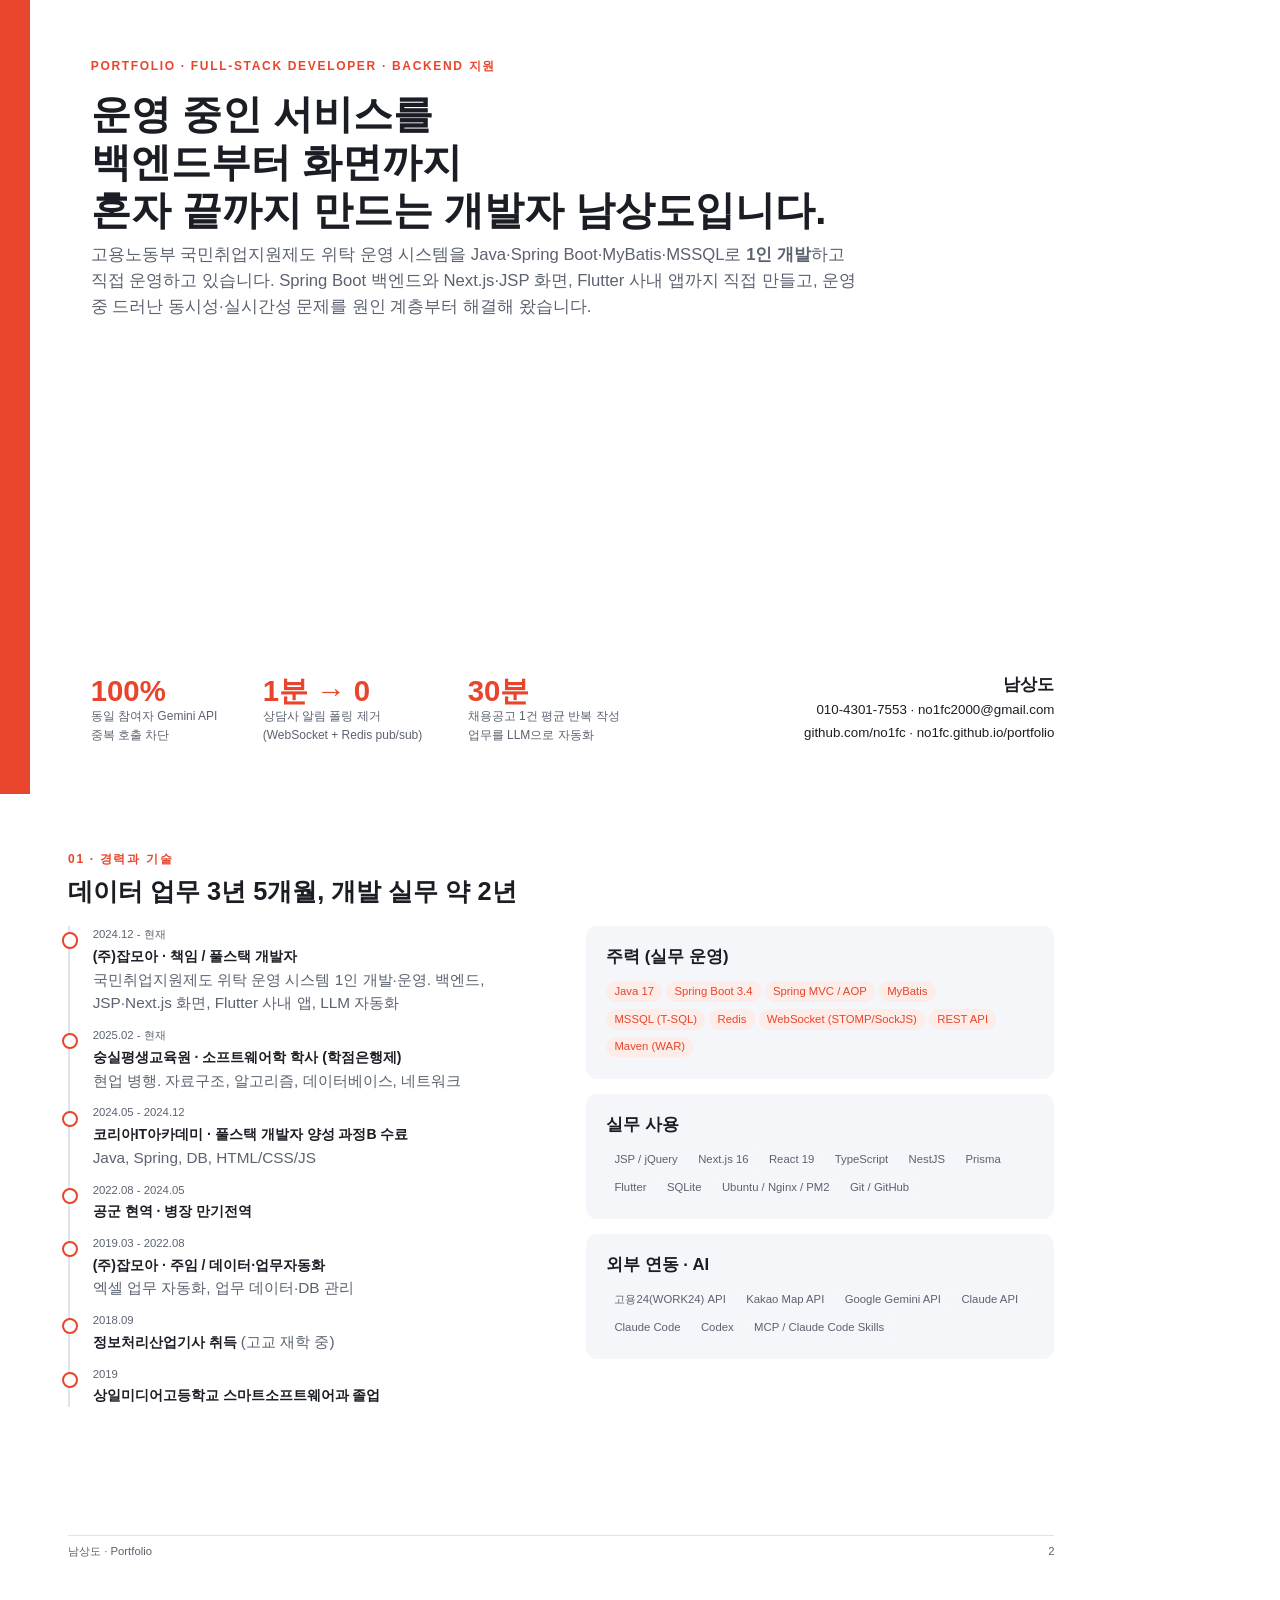
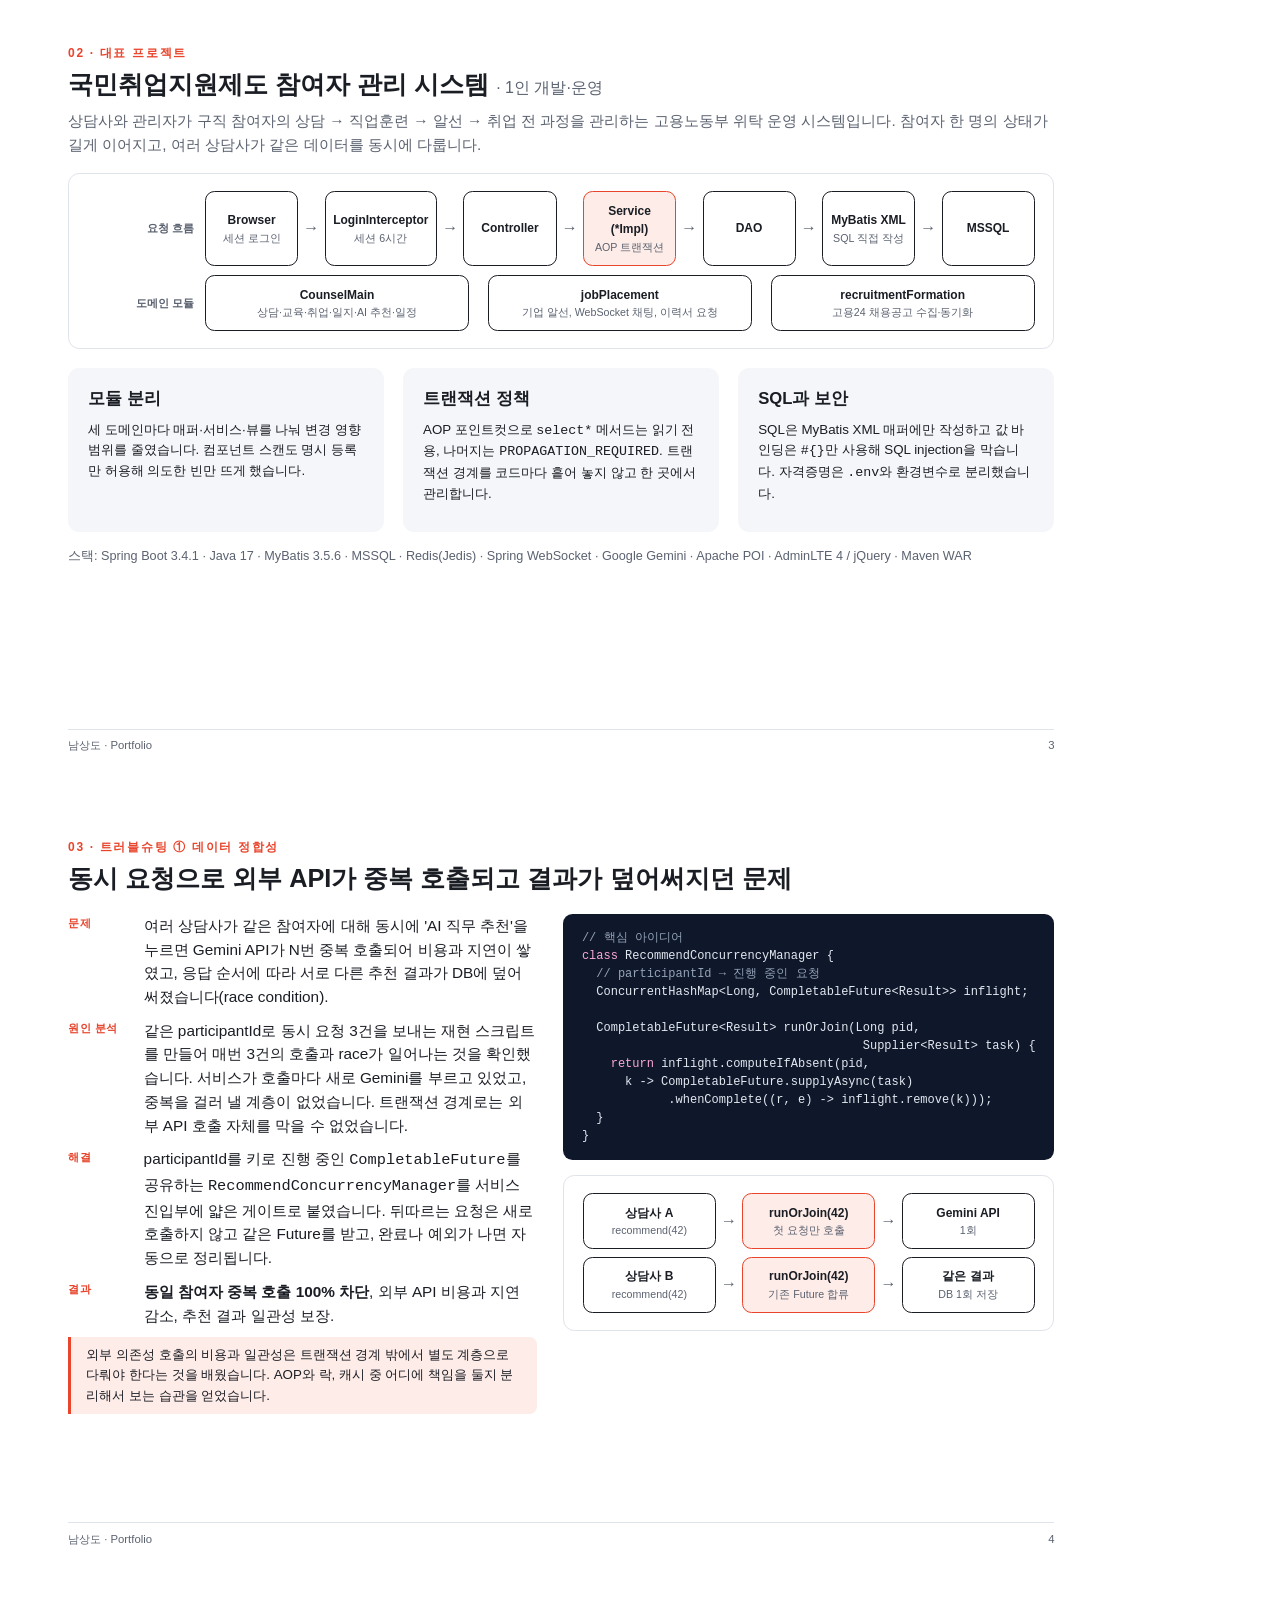
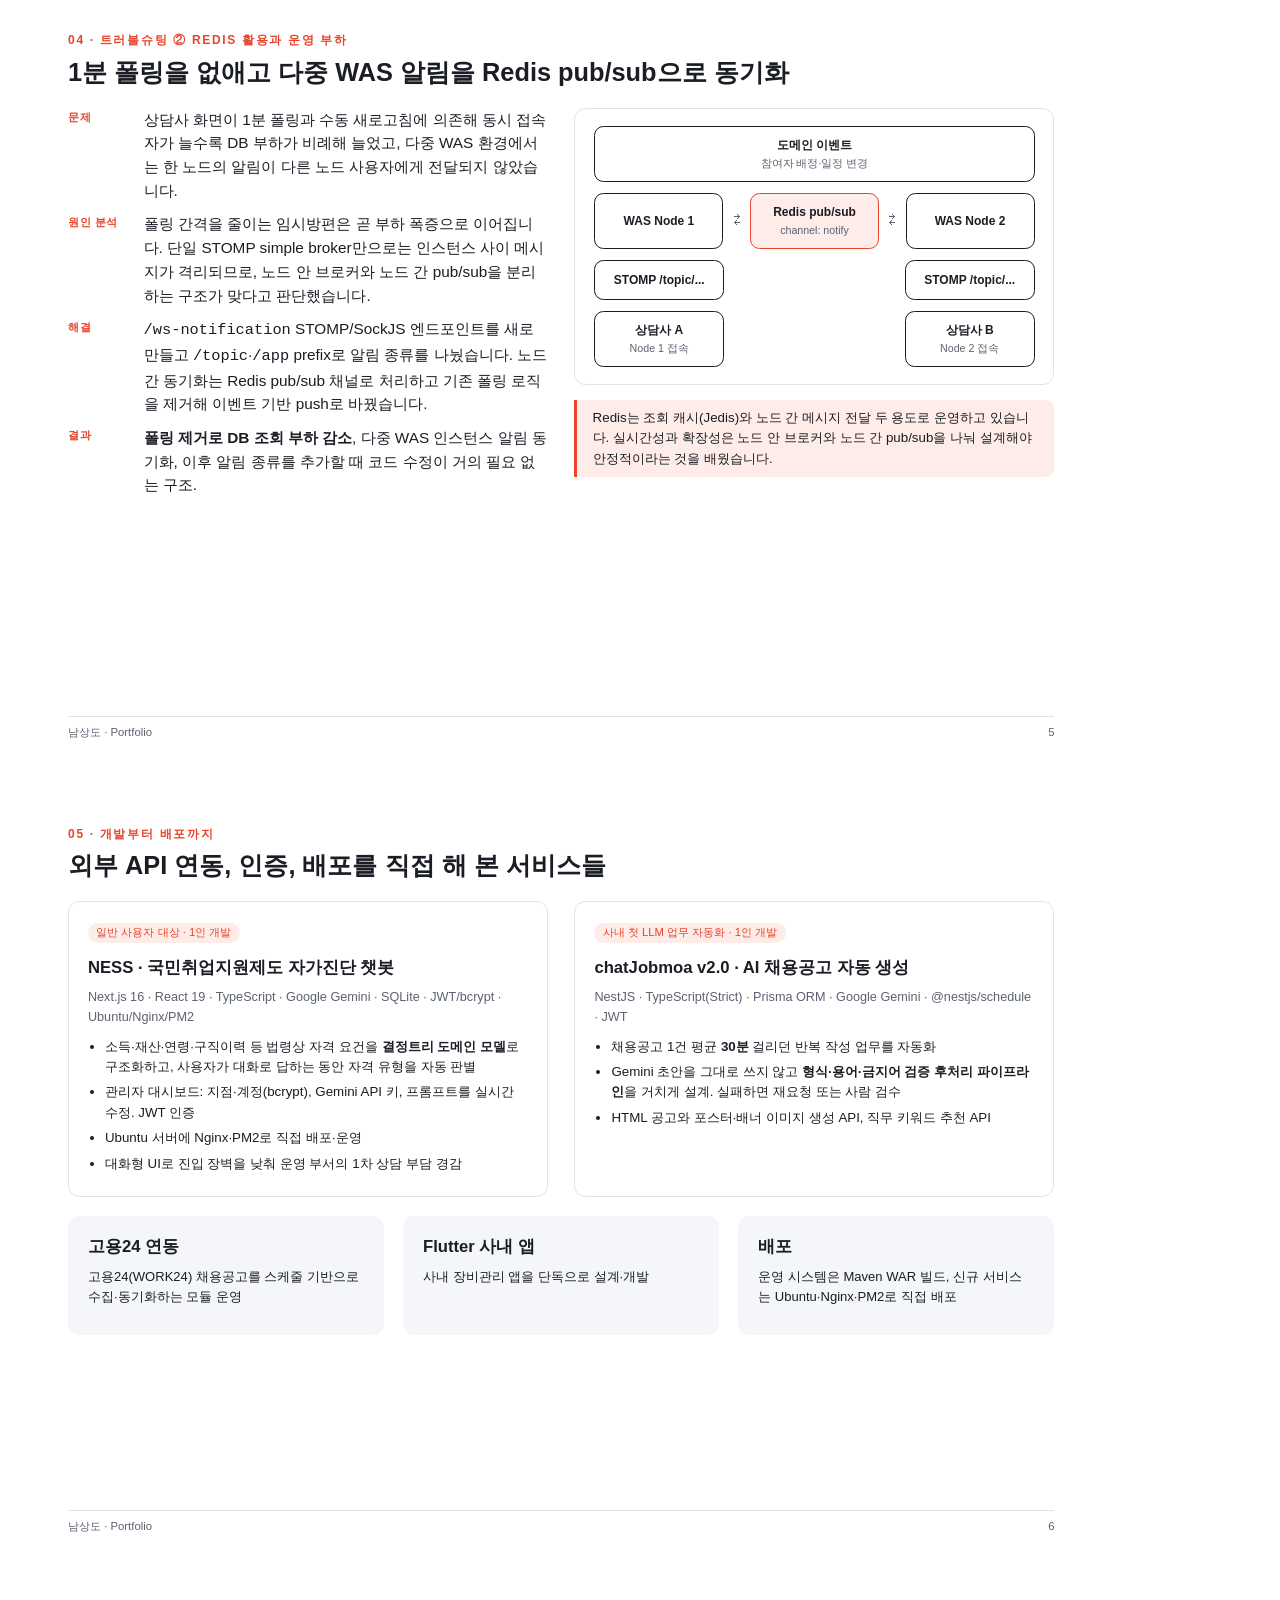
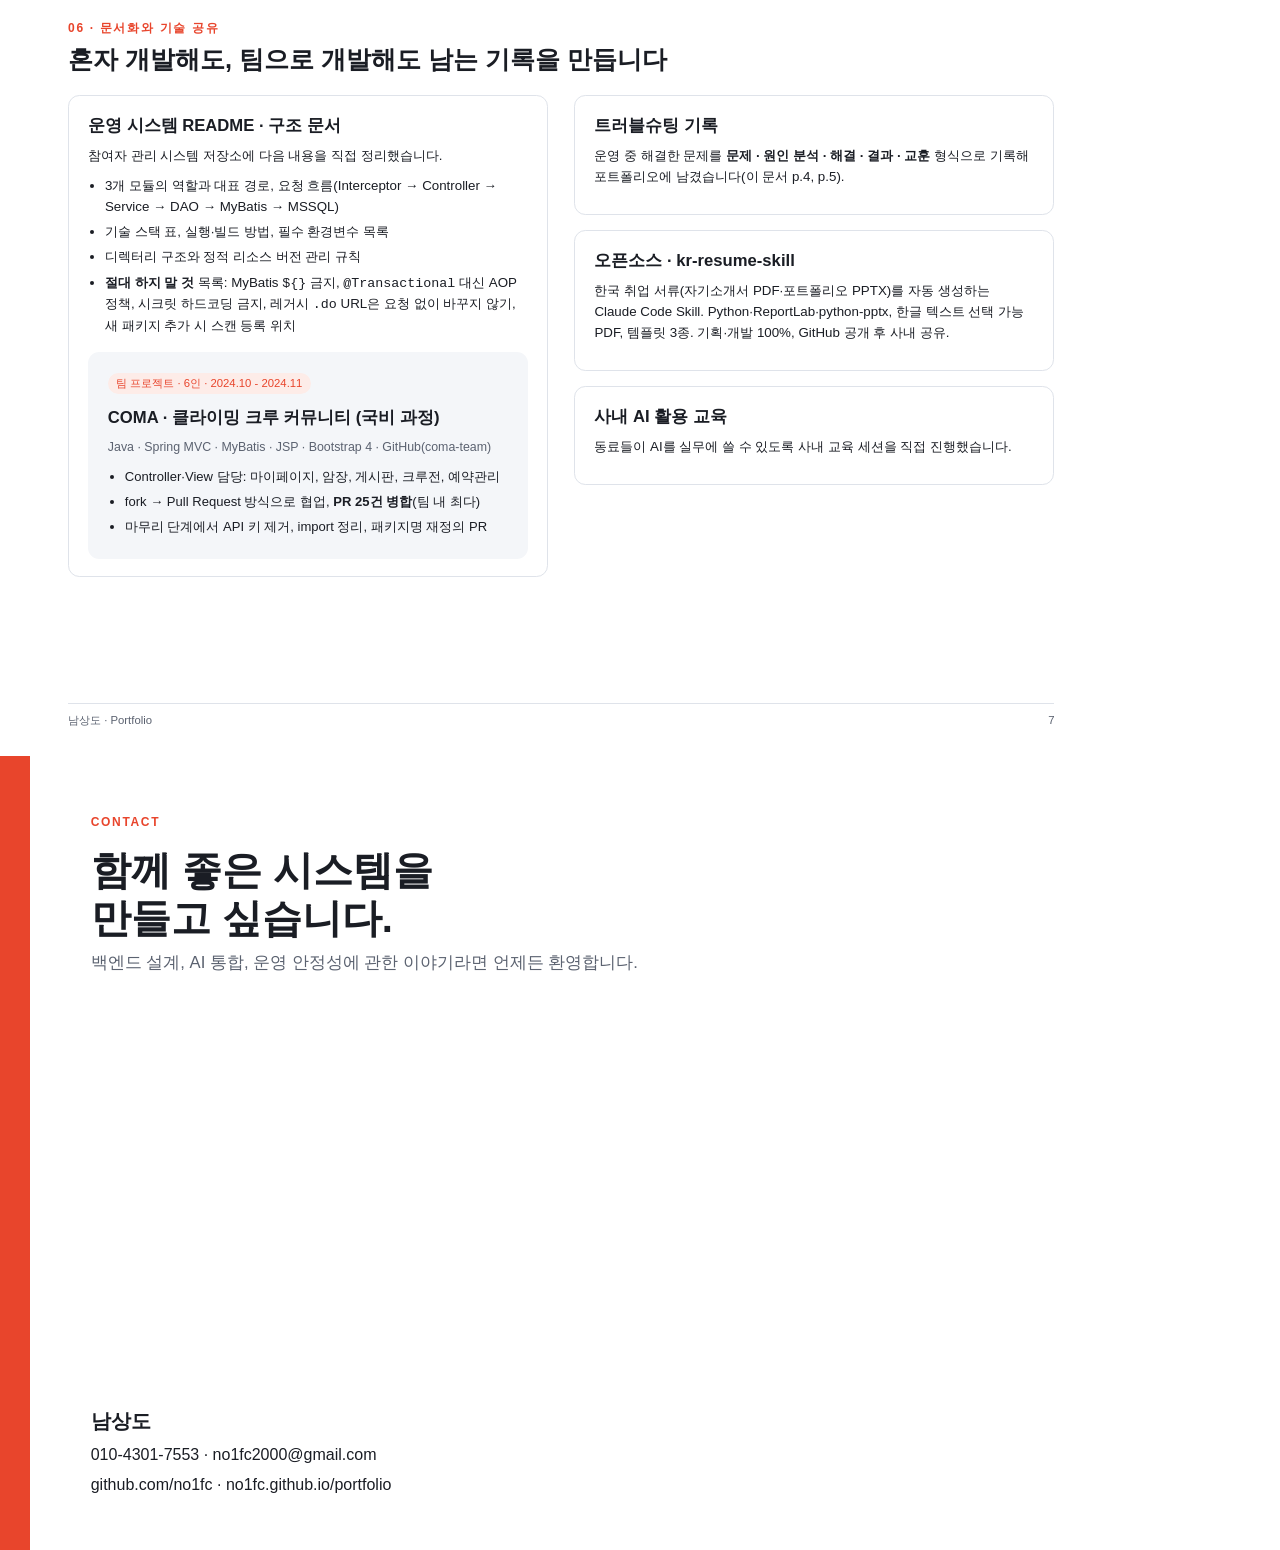
<file: pdf/portfolio_deck.html>
<!DOCTYPE html>
<html lang="ko">
<head>
<meta charset="utf-8">
<title>남상도 포트폴리오</title>
<style>
  :root {
    --ink: #1a1d24;
    --sub: #5b6270;
    --line: #dfe3ea;
    --bg: #ffffff;
    --soft: #f4f6f9;
    --accent: #e8452c;
    --accent-soft: #fdece8;
    --ok: #1f8a5b;
    --ok-soft: #e5f4ec;
    --gap: #b26a00;
    --gap-soft: #fff3df;
    --code: #0f172a;
  }
  @page { size: A4 landscape; margin: 0; }
  * { box-sizing: border-box; }
  html, body { margin: 0; padding: 0; background: var(--bg); color: var(--ink); }
  body { font-family: 'Noto Sans KR', 'Malgun Gothic', sans-serif; font-size: 11.5pt; line-height: 1.55; -webkit-print-color-adjust: exact; print-color-adjust: exact; }
  .page { width: 297mm; height: 210mm; padding: 15mm 18mm 13mm; position: relative; page-break-after: always; overflow: hidden; display: flex; flex-direction: column; }
  .page:last-child { page-break-after: auto; }
  .eyebrow { font-size: 9pt; letter-spacing: .14em; text-transform: uppercase; color: var(--accent); font-weight: 700; }
  h1 { font-size: 30pt; margin: 4mm 0 2mm; line-height: 1.2; }
  h2 { font-size: 19pt; margin: 1.5mm 0 5mm; line-height: 1.3; }
  h3 { font-size: 12.5pt; margin: 0 0 2mm; }
  p { margin: 0 0 2.5mm; }
  .sub { color: var(--sub); }
  .foot { position: absolute; left: 18mm; right: 18mm; bottom: 7mm; display: flex; justify-content: space-between; font-size: 8.5pt; color: var(--sub); border-top: 1px solid var(--line); padding-top: 2mm; }
  .grid2 { display: grid; grid-template-columns: 1fr 1fr; gap: 7mm; }
  .grid3 { display: grid; grid-template-columns: 1fr 1fr 1fr; gap: 5mm; }
  .card { border: 1px solid var(--line); border-radius: 3mm; padding: 4.5mm 5mm; background: var(--bg); }
  .card.soft { background: var(--soft); border-color: transparent; }
  .tag { display: inline-block; font-size: 8.5pt; padding: .4mm 2.2mm; border-radius: 10mm; background: var(--soft); color: var(--sub); margin: 0 1mm 1mm 0; font-weight: 500; }
  .tag.a { background: var(--accent-soft); color: var(--accent); }
  ul { margin: 0; padding-left: 4.5mm; }
  li { margin-bottom: 1.2mm; }
  .kpi { font-size: 22pt; font-weight: 800; color: var(--accent); line-height: 1.1; }
  .kpi-l { font-size: 9pt; color: var(--sub); }
  table { width: 100%; border-collapse: collapse; font-size: 9.6pt; }
  th, td { text-align: left; vertical-align: top; padding: 2mm 2.5mm; border-bottom: 1px solid var(--line); }
  th { font-size: 8.8pt; color: var(--sub); font-weight: 700; background: var(--soft); }
  .st { display: inline-block; font-size: 8.3pt; font-weight: 700; padding: .3mm 2mm; border-radius: 1.5mm; white-space: nowrap; }
  .st.ok { background: var(--ok-soft); color: var(--ok); }
  .st.part { background: var(--accent-soft); color: var(--accent); }
  .st.gap { background: var(--gap-soft); color: var(--gap); }
  pre { background: var(--code); color: #e2e8f0; border-radius: 2.5mm; padding: 4mm 5mm; font-family: 'Consolas', 'D2Coding', monospace; font-size: 9pt; line-height: 1.5; margin: 0; white-space: pre; }
  pre .c { color: #94a3b8; }
  pre .k { color: #f9a8d4; }
  /* flow diagrams */
  .flow { display: flex; align-items: stretch; gap: 0; }
  .node { flex: 1; border: 1.5px solid var(--ink); border-radius: 2.5mm; padding: 2.5mm 2mm; text-align: center; font-size: 9pt; font-weight: 600; background: var(--bg); display: flex; flex-direction: column; justify-content: center; }
  .node small { display: block; font-weight: 400; color: var(--sub); font-size: 8pt; }
  .node.hl { border-color: var(--accent); background: var(--accent-soft); }
  .arrow { width: 7mm; display: flex; align-items: center; justify-content: center; color: var(--sub); font-size: 12pt; }
  .lane { display: grid; grid-template-columns: 28mm 1fr; gap: 3mm; align-items: center; margin-bottom: 2.5mm; }
  .lane .lbl { font-size: 8.5pt; color: var(--sub); font-weight: 700; text-align: right; }
  .timeline { position: relative; padding-left: 6mm; border-left: 2px solid var(--line); }
  .tl { position: relative; margin-bottom: 3.2mm; }
  .tl::before { content: ''; position: absolute; left: -8.2mm; top: 1.6mm; width: 3.2mm; height: 3.2mm; border-radius: 50%; background: var(--bg); border: 2px solid var(--accent); }
  .tl .when { font-size: 8.5pt; color: var(--sub); }
  .tl b { font-size: 10.5pt; }
  .step { display: grid; grid-template-columns: 17mm 1fr; gap: 3mm; margin-bottom: 2.6mm; }
  .step .s { font-size: 8.5pt; font-weight: 800; color: var(--accent); letter-spacing: .05em; padding-top: .4mm; }
  .lesson { border-left: 3px solid var(--accent); padding: 2mm 4mm; background: var(--accent-soft); border-radius: 0 2mm 2mm 0; font-size: 10pt; }
  .cover { justify-content: space-between; }
  .cover .band { position: absolute; left: 0; top: 0; bottom: 0; width: 8mm; background: var(--accent); }
</style>
</head>
<body>

<!-- 1. COVER -->
<section class="page cover">
  <div class="band"></div>
  <div style="padding-left:6mm">
    <div class="eyebrow">Portfolio · Full-stack Developer · Backend 지원</div>
    <h1>운영 중인 서비스를<br>백엔드부터 화면까지<br>혼자 끝까지 만드는 개발자 남상도입니다.</h1>
    <p class="sub" style="font-size:12.5pt; max-width:205mm">고용노동부 국민취업지원제도 위탁 운영 시스템을 Java·Spring Boot·MyBatis·MSSQL로 <b>1인 개발</b>하고 직접 운영하고 있습니다. Spring Boot 백엔드와 Next.js·JSP 화면, Flutter 사내 앱까지 직접 만들고, 운영 중 드러난 동시성·실시간성 문제를 원인 계층부터 해결해 왔습니다.</p>
  </div>
  <div style="padding-left:6mm; display:flex; gap:12mm; align-items:flex-end">
    <div>
      <div class="kpi">100%</div><div class="kpi-l">동일 참여자 Gemini API<br>중복 호출 차단</div>
    </div>
    <div>
      <div class="kpi">1분 → 0</div><div class="kpi-l">상담사 알림 폴링 제거<br>(WebSocket + Redis pub/sub)</div>
    </div>
    <div>
      <div class="kpi">30분</div><div class="kpi-l">채용공고 1건 평균 반복 작성<br>업무를 LLM으로 자동화</div>
    </div>
    <div style="margin-left:auto; text-align:right; font-size:10pt; line-height:1.7">
      <b style="font-size:13pt">남상도</b><br>
      010-4301-7553 · no1fc2000@gmail.com<br>
      github.com/no1fc · no1fc.github.io/portfolio
    </div>
  </div>
</section>

<!-- 3. PROFILE -->
<section class="page">
  <div class="eyebrow">01 · 경력과 기술</div>
  <h2>데이터 업무 3년 5개월, 개발 실무 약 2년</h2>
  <div class="grid2" style="grid-template-columns: 1.05fr 1fr">
    <div>
      <div class="timeline">
        <div class="tl"><div class="when">2024.12 - 현재</div><b>(주)잡모아 · 책임 / 풀스택 개발자</b><br><span class="sub">국민취업지원제도 위탁 운영 시스템 1인 개발·운영. 백엔드, JSP·Next.js 화면, Flutter 사내 앱, LLM 자동화</span></div>
        <div class="tl"><div class="when">2025.02 - 현재</div><b>숭실평생교육원 · 소프트웨어학 학사 (학점은행제)</b><br><span class="sub">현업 병행. 자료구조, 알고리즘, 데이터베이스, 네트워크</span></div>
        <div class="tl"><div class="when">2024.05 - 2024.12</div><b>코리아IT아카데미 · 풀스택 개발자 양성 과정B 수료</b><br><span class="sub">Java, Spring, DB, HTML/CSS/JS</span></div>
        <div class="tl"><div class="when">2022.08 - 2024.05</div><b>공군 현역 · 병장 만기전역</b></div>
        <div class="tl"><div class="when">2019.03 - 2022.08</div><b>(주)잡모아 · 주임 / 데이터·업무자동화</b><br><span class="sub">엑셀 업무 자동화, 업무 데이터·DB 관리</span></div>
        <div class="tl"><div class="when">2018.09</div><b>정보처리산업기사 취득</b> <span class="sub">(고교 재학 중)</span></div>
        <div class="tl" style="margin-bottom:0"><div class="when">2019</div><b>상일미디어고등학교 스마트소프트웨어과 졸업</b></div>
      </div>
    </div>
    <div>
      <div class="card soft" style="margin-bottom:4mm">
        <h3>주력 (실무 운영)</h3>
        <span class="tag a">Java 17</span><span class="tag a">Spring Boot 3.4</span><span class="tag a">Spring MVC / AOP</span><span class="tag a">MyBatis</span><span class="tag a">MSSQL (T-SQL)</span><span class="tag a">Redis</span><span class="tag a">WebSocket (STOMP/SockJS)</span><span class="tag a">REST API</span><span class="tag a">Maven (WAR)</span>
      </div>
      <div class="card soft" style="margin-bottom:4mm">
        <h3>실무 사용</h3>
        <span class="tag">JSP / jQuery</span><span class="tag">Next.js 16</span><span class="tag">React 19</span><span class="tag">TypeScript</span><span class="tag">NestJS</span><span class="tag">Prisma</span><span class="tag">Flutter</span><span class="tag">SQLite</span><span class="tag">Ubuntu / Nginx / PM2</span><span class="tag">Git / GitHub</span>
      </div>
      <div class="card soft">
        <h3>외부 연동 · AI</h3>
        <span class="tag">고용24(WORK24) API</span><span class="tag">Kakao Map API</span><span class="tag">Google Gemini API</span><span class="tag">Claude API</span><span class="tag">Claude Code</span><span class="tag">Codex</span><span class="tag">MCP / Claude Code Skills</span>
      </div>
    </div>
  </div>
  <div class="foot"><span>남상도 · Portfolio</span><span>2</span></div>
</section>

<!-- 4. PROJECT 1 ARCHITECTURE -->
<section class="page">
  <div class="eyebrow">02 · 대표 프로젝트</div>
  <h2>국민취업지원제도 참여자 관리 시스템 <span class="sub" style="font-size:12pt; font-weight:500">· 1인 개발·운영</span></h2>
  <p class="sub" style="margin-top:-3mm">상담사와 관리자가 구직 참여자의 상담 → 직업훈련 → 알선 → 취업 전 과정을 관리하는 고용노동부 위탁 운영 시스템입니다. 참여자 한 명의 상태가 길게 이어지고, 여러 상담사가 같은 데이터를 동시에 다룹니다.</p>
  <div class="card" style="margin:2mm 0 5mm">
    <div class="lane"><div class="lbl">요청 흐름</div>
      <div class="flow">
        <div class="node">Browser<small>세션 로그인</small></div><div class="arrow">→</div>
        <div class="node">LoginInterceptor<small>세션 6시간</small></div><div class="arrow">→</div>
        <div class="node">Controller</div><div class="arrow">→</div>
        <div class="node hl">Service (*Impl)<small>AOP 트랜잭션</small></div><div class="arrow">→</div>
        <div class="node">DAO</div><div class="arrow">→</div>
        <div class="node">MyBatis XML<small>SQL 직접 작성</small></div><div class="arrow">→</div>
        <div class="node">MSSQL</div>
      </div>
    </div>
    <div class="lane" style="margin-bottom:0"><div class="lbl">도메인 모듈</div>
      <div class="grid3">
        <div class="node">CounselMain<small>상담·교육·취업·일지·AI 추천·일정</small></div>
        <div class="node">jobPlacement<small>기업 알선, WebSocket 채팅, 이력서 요청</small></div>
        <div class="node">recruitmentFormation<small>고용24 채용공고 수집·동기화</small></div>
      </div>
    </div>
  </div>
  <div class="grid3">
    <div class="card soft"><h3>모듈 분리</h3><p style="font-size:10pt">세 도메인마다 매퍼·서비스·뷰를 나눠 변경 영향 범위를 줄였습니다. 컴포넌트 스캔도 명시 등록만 허용해 의도한 빈만 뜨게 했습니다.</p></div>
    <div class="card soft"><h3>트랜잭션 정책</h3><p style="font-size:10pt">AOP 포인트컷으로 <code>select*</code> 메서드는 읽기 전용, 나머지는 <code>PROPAGATION_REQUIRED</code>. 트랜잭션 경계를 코드마다 흩어 놓지 않고 한 곳에서 관리합니다.</p></div>
    <div class="card soft"><h3>SQL과 보안</h3><p style="font-size:10pt">SQL은 MyBatis XML 매퍼에만 작성하고 값 바인딩은 <code>#{}</code>만 사용해 SQL injection을 막습니다. 자격증명은 <code>.env</code>와 환경변수로 분리했습니다.</p></div>
  </div>
  <p class="sub" style="margin-top:4mm; font-size:9.5pt">스택: Spring Boot 3.4.1 · Java 17 · MyBatis 3.5.6 · MSSQL · Redis(Jedis) · Spring WebSocket · Google Gemini · Apache POI · AdminLTE 4 / jQuery · Maven WAR</p>
  <div class="foot"><span>남상도 · Portfolio</span><span>3</span></div>
</section>

<!-- 5. TROUBLESHOOTING 1 -->
<section class="page">
  <div class="eyebrow">03 · 트러블슈팅 ① 데이터 정합성</div>
  <h2>동시 요청으로 외부 API가 중복 호출되고 결과가 덮어써지던 문제</h2>
  <div class="grid2" style="grid-template-columns: 1.1fr 1fr">
    <div>
      <div class="step"><div class="s">문제</div><div>여러 상담사가 같은 참여자에 대해 동시에 'AI 직무 추천'을 누르면 Gemini API가 N번 중복 호출되어 비용과 지연이 쌓였고, 응답 순서에 따라 서로 다른 추천 결과가 DB에 덮어써졌습니다(race condition).</div></div>
      <div class="step"><div class="s">원인 분석</div><div>같은 participantId로 동시 요청 3건을 보내는 재현 스크립트를 만들어 매번 3건의 호출과 race가 일어나는 것을 확인했습니다. 서비스가 호출마다 새로 Gemini를 부르고 있었고, 중복을 걸러 낼 계층이 없었습니다. 트랜잭션 경계로는 외부 API 호출 자체를 막을 수 없었습니다.</div></div>
      <div class="step"><div class="s">해결</div><div>participantId를 키로 진행 중인 <code>CompletableFuture</code>를 공유하는 <code>RecommendConcurrencyManager</code>를 서비스 진입부에 얇은 게이트로 붙였습니다. 뒤따르는 요청은 새로 호출하지 않고 같은 Future를 받고, 완료나 예외가 나면 자동으로 정리됩니다.</div></div>
      <div class="step"><div class="s">결과</div><div><b>동일 참여자 중복 호출 100% 차단</b>, 외부 API 비용과 지연 감소, 추천 결과 일관성 보장.</div></div>
      <div class="lesson">외부 의존성 호출의 비용과 일관성은 트랜잭션 경계 밖에서 별도 계층으로 다뤄야 한다는 것을 배웠습니다. AOP와 락, 캐시 중 어디에 책임을 둘지 분리해서 보는 습관을 얻었습니다.</div>
    </div>
    <div>
<pre><span class="c">// 핵심 아이디어</span>
<span class="k">class</span> RecommendConcurrencyManager {
  <span class="c">// participantId → 진행 중인 요청</span>
  ConcurrentHashMap&lt;Long, CompletableFuture&lt;Result&gt;&gt; inflight;

  CompletableFuture&lt;Result&gt; runOrJoin(Long pid,
                                       Supplier&lt;Result&gt; task) {
    <span class="k">return</span> inflight.computeIfAbsent(pid,
      k -&gt; CompletableFuture.supplyAsync(task)
            .whenComplete((r, e) -&gt; inflight.remove(k)));
  }
}</pre>
      <div class="card" style="margin-top:4mm; font-size:9.3pt">
        <div class="flow" style="margin-bottom:2mm"><div class="node">상담사 A<small>recommend(42)</small></div><div class="arrow">→</div><div class="node hl">runOrJoin(42)<small>첫 요청만 호출</small></div><div class="arrow">→</div><div class="node">Gemini API<small>1회</small></div></div>
        <div class="flow"><div class="node">상담사 B<small>recommend(42)</small></div><div class="arrow">→</div><div class="node hl">runOrJoin(42)<small>기존 Future 합류</small></div><div class="arrow">→</div><div class="node">같은 결과<small>DB 1회 저장</small></div></div>
      </div>
    </div>
  </div>
  <div class="foot"><span>남상도 · Portfolio</span><span>4</span></div>
</section>

<!-- 6. TROUBLESHOOTING 2 -->
<section class="page">
  <div class="eyebrow">04 · 트러블슈팅 ② Redis 활용과 운영 부하</div>
  <h2>1분 폴링을 없애고 다중 WAS 알림을 Redis pub/sub으로 동기화</h2>
  <div class="grid2">
    <div>
      <div class="step"><div class="s">문제</div><div>상담사 화면이 1분 폴링과 수동 새로고침에 의존해 동시 접속자가 늘수록 DB 부하가 비례해 늘었고, 다중 WAS 환경에서는 한 노드의 알림이 다른 노드 사용자에게 전달되지 않았습니다.</div></div>
      <div class="step"><div class="s">원인 분석</div><div>폴링 간격을 줄이는 임시방편은 곧 부하 폭증으로 이어집니다. 단일 STOMP simple broker만으로는 인스턴스 사이 메시지가 격리되므로, 노드 안 브로커와 노드 간 pub/sub을 분리하는 구조가 맞다고 판단했습니다.</div></div>
      <div class="step"><div class="s">해결</div><div><code>/ws-notification</code> STOMP/SockJS 엔드포인트를 새로 만들고 <code>/topic</code>·<code>/app</code> prefix로 알림 종류를 나눴습니다. 노드 간 동기화는 Redis pub/sub 채널로 처리하고 기존 폴링 로직을 제거해 이벤트 기반 push로 바꿨습니다.</div></div>
      <div class="step"><div class="s">결과</div><div><b>폴링 제거로 DB 조회 부하 감소</b>, 다중 WAS 인스턴스 알림 동기화, 이후 알림 종류를 추가할 때 코드 수정이 거의 필요 없는 구조.</div></div>
    </div>
    <div>
      <div class="card">
        <div class="flow" style="margin-bottom:3mm"><div class="node">도메인 이벤트<small>참여자 배정·일정 변경</small></div></div>
        <div class="flow" style="margin-bottom:3mm"><div class="node">WAS Node 1</div><div class="arrow">⇄</div><div class="node hl">Redis pub/sub<small>channel: notify</small></div><div class="arrow">⇄</div><div class="node">WAS Node 2</div></div>
        <div class="flow" style="margin-bottom:3mm"><div class="node">STOMP /topic/...</div><div class="arrow"></div><div class="node" style="border:none; background:none"></div><div class="arrow"></div><div class="node">STOMP /topic/...</div></div>
        <div class="flow"><div class="node">상담사 A<small>Node 1 접속</small></div><div class="arrow"></div><div class="node" style="border:none; background:none"></div><div class="arrow"></div><div class="node">상담사 B<small>Node 2 접속</small></div></div>
      </div>
      <div class="lesson" style="margin-top:4mm">Redis는 조회 캐시(Jedis)와 노드 간 메시지 전달 두 용도로 운영하고 있습니다. 실시간성과 확장성은 노드 안 브로커와 노드 간 pub/sub을 나눠 설계해야 안정적이라는 것을 배웠습니다.</div>
    </div>
  </div>
  <div class="foot"><span>남상도 · Portfolio</span><span>5</span></div>
</section>

<!-- 7. OTHER PROJECTS -->
<section class="page">
  <div class="eyebrow">05 · 개발부터 배포까지</div>
  <h2>외부 API 연동, 인증, 배포를 직접 해 본 서비스들</h2>
  <div class="grid2">
    <div class="card">
      <span class="tag a">일반 사용자 대상 · 1인 개발</span>
      <h3 style="margin-top:2mm">NESS · 국민취업지원제도 자가진단 챗봇</h3>
      <p class="sub" style="font-size:9.5pt">Next.js 16 · React 19 · TypeScript · Google Gemini · SQLite · JWT/bcrypt · Ubuntu/Nginx/PM2</p>
      <ul style="font-size:10pt">
        <li>소득·재산·연령·구직이력 등 법령상 자격 요건을 <b>결정트리 도메인 모델</b>로 구조화하고, 사용자가 대화로 답하는 동안 자격 유형을 자동 판별</li>
        <li>관리자 대시보드: 지점·계정(bcrypt), Gemini API 키, 프롬프트를 실시간 수정. JWT 인증</li>
        <li>Ubuntu 서버에 Nginx·PM2로 직접 배포·운영</li>
        <li>대화형 UI로 진입 장벽을 낮춰 운영 부서의 1차 상담 부담 경감</li>
      </ul>
    </div>
    <div class="card">
      <span class="tag a">사내 첫 LLM 업무 자동화 · 1인 개발</span>
      <h3 style="margin-top:2mm">chatJobmoa v2.0 · AI 채용공고 자동 생성</h3>
      <p class="sub" style="font-size:9.5pt">NestJS · TypeScript(Strict) · Prisma ORM · Google Gemini · @nestjs/schedule · JWT</p>
      <ul style="font-size:10pt">
        <li>채용공고 1건 평균 <b>30분</b> 걸리던 반복 작성 업무를 자동화</li>
        <li>Gemini 초안을 그대로 쓰지 않고 <b>형식·용어·금지어 검증 후처리 파이프라인</b>을 거치게 설계. 실패하면 재요청 또는 사람 검수</li>
        <li>HTML 공고와 포스터·배너 이미지 생성 API, 직무 키워드 추천 API</li>
      </ul>
    </div>
  </div>
  <div class="grid3" style="margin-top:5mm">
    <div class="card soft"><h3>고용24 연동</h3><p style="font-size:9.8pt">고용24(WORK24) 채용공고를 스케줄 기반으로 수집·동기화하는 모듈 운영</p></div>
    <div class="card soft"><h3>Flutter 사내 앱</h3><p style="font-size:9.8pt">사내 장비관리 앱을 단독으로 설계·개발</p></div>
    <div class="card soft"><h3>배포</h3><p style="font-size:9.8pt">운영 시스템은 Maven WAR 빌드, 신규 서비스는 Ubuntu·Nginx·PM2로 직접 배포</p></div>
  </div>
  <div class="foot"><span>남상도 · Portfolio</span><span>6</span></div>
</section>

<!-- 8. DOCS & SHARING -->
<section class="page">
  <div class="eyebrow">06 · 문서화와 기술 공유</div>
  <h2>혼자 개발해도, 팀으로 개발해도 남는 기록을 만듭니다</h2>
  <div class="grid2">
    <div class="card">
      <h3>운영 시스템 README · 구조 문서</h3>
      <p style="font-size:10pt">참여자 관리 시스템 저장소에 다음 내용을 직접 정리했습니다.</p>
      <ul style="font-size:10pt">
        <li>3개 모듈의 역할과 대표 경로, 요청 흐름(Interceptor → Controller → Service → DAO → MyBatis → MSSQL)</li>
        <li>기술 스택 표, 실행·빌드 방법, 필수 환경변수 목록</li>
        <li>디렉터리 구조와 정적 리소스 버전 관리 규칙</li>
        <li><b>절대 하지 말 것</b> 목록: MyBatis <code>${}</code> 금지, <code>@Transactional</code> 대신 AOP 정책, 시크릿 하드코딩 금지, 레거시 <code>.do</code> URL은 요청 없이 바꾸지 않기, 새 패키지 추가 시 스캔 등록 위치</li>
      </ul>
      <div class="card soft" style="margin-top:4mm">
        <span class="tag a">팀 프로젝트 · 6인 · 2024.10 - 2024.11</span>
        <h3 style="margin-top:2mm">COMA · 클라이밍 크루 커뮤니티 (국비 과정)</h3>
        <p class="sub" style="font-size:9.3pt">Java · Spring MVC · MyBatis · JSP · Bootstrap 4 · GitHub(coma-team)</p>
        <ul style="font-size:9.8pt">
          <li>Controller·View 담당: 마이페이지, 암장, 게시판, 크루전, 예약관리</li>
          <li>fork → Pull Request 방식으로 협업, <b>PR 25건 병합</b>(팀 내 최다)</li>
          <li>마무리 단계에서 API 키 제거, import 정리, 패키지명 재정의 PR</li>
        </ul>
      </div>
    </div>
    <div>
      <div class="card" style="margin-bottom:4mm">
        <h3>트러블슈팅 기록</h3>
        <p style="font-size:10pt">운영 중 해결한 문제를 <b>문제 · 원인 분석 · 해결 · 결과 · 교훈</b> 형식으로 기록해 포트폴리오에 남겼습니다(이 문서 p.4, p.5).</p>
      </div>
      <div class="card" style="margin-bottom:4mm">
        <h3>오픈소스 · kr-resume-skill</h3>
        <p style="font-size:10pt">한국 취업 서류(자기소개서 PDF·포트폴리오 PPTX)를 자동 생성하는 Claude Code Skill. Python·ReportLab·python-pptx, 한글 텍스트 선택 가능 PDF, 템플릿 3종. 기획·개발 100%, GitHub 공개 후 사내 공유.</p>
      </div>
      <div class="card">
        <h3>사내 AI 활용 교육</h3>
        <p style="font-size:10pt">동료들이 AI를 실무에 쓸 수 있도록 사내 교육 세션을 직접 진행했습니다.</p>
      </div>
    </div>
  </div>
  <div class="foot"><span>남상도 · Portfolio</span><span>7</span></div>
</section>

<!-- CLOSING -->
<section class="page cover">
  <div class="band"></div>
  <div style="padding-left:6mm">
    <div class="eyebrow">Contact</div>
    <h1>함께 좋은 시스템을<br>만들고 싶습니다.</h1>
    <p class="sub" style="font-size:12.5pt; max-width:205mm">백엔드 설계, AI 통합, 운영 안정성에 관한 이야기라면 언제든 환영합니다.</p>
  </div>
  <div style="padding-left:6mm; font-size:12pt; line-height:1.9">
    <b style="font-size:15pt">남상도</b><br>
    010-4301-7553 · no1fc2000@gmail.com<br>
    github.com/no1fc · no1fc.github.io/portfolio
  </div>
</section>

</body>
</html>
</file>
